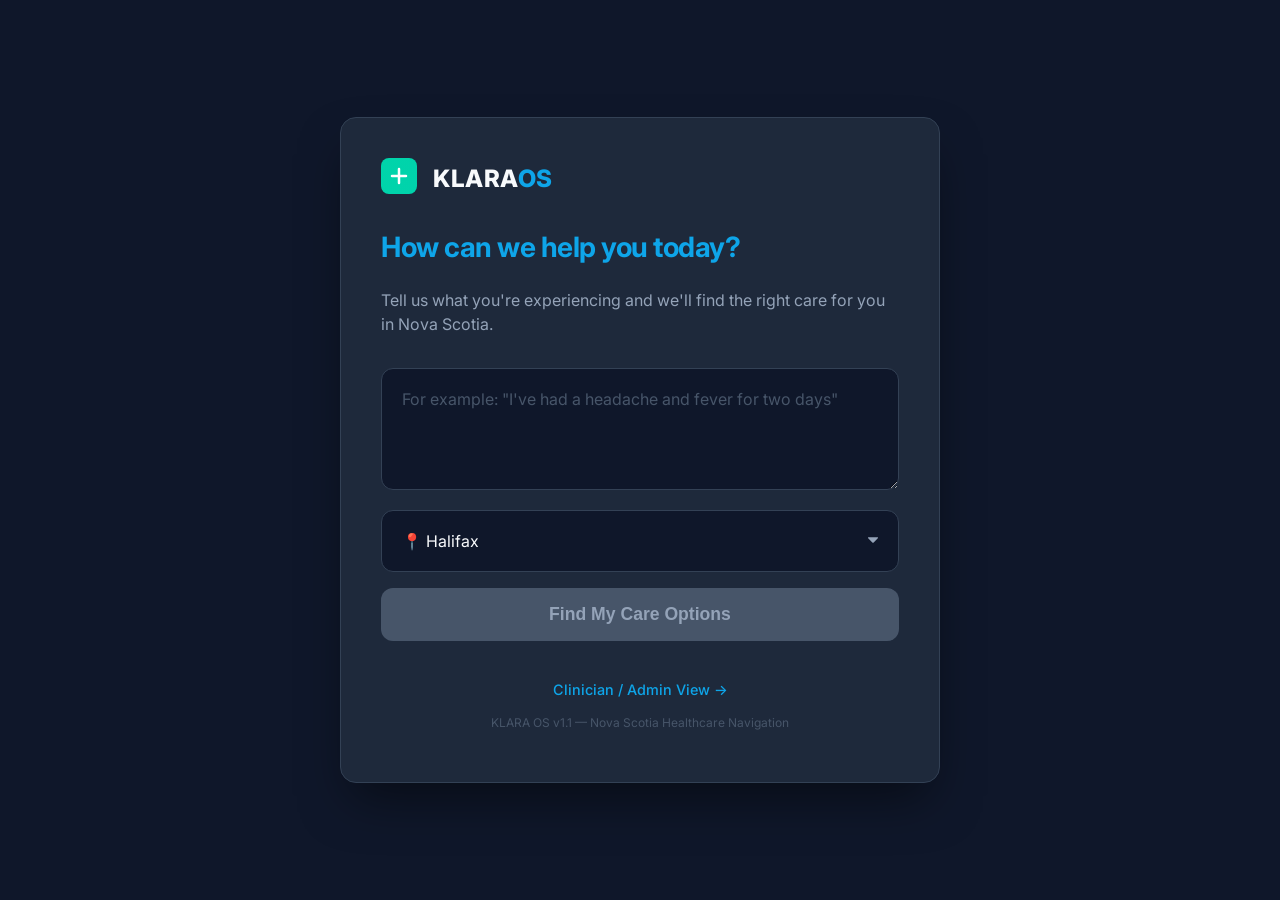
<file: static/index.html>
<!DOCTYPE html>
<html lang="en">

<head>
    <meta charset="UTF-8">
    <meta name="viewport" content="width=device-width, initial-scale=1.0">
    <title>KLARA OS — How Can We Help You Today?</title>
    <meta name="description"
        content="KLARA OS: Tell us your symptoms and we'll help you find the right care in Nova Scotia.">
    <link rel="preconnect" href="https://fonts.googleapis.com">
    <link rel="preconnect" href="https://fonts.gstatic.com" crossorigin>
    <link href="https://fonts.googleapis.com/css2?family=Inter:wght@300;400;500;600;700;800&display=swap"
        rel="stylesheet">
    <link rel="stylesheet" href="/static/user.css">
</head>

<body>

    <!-- Background -->
    <div class="bg-glow" aria-hidden="true"></div>

    <div class="app-shell">

        <!-- ─── Header ─── -->
        <header id="user-header" class="animate-up delay-0">
            <div class="logo-row">
                <div class="logo-mark">
                    <svg viewBox="0 0 36 36" fill="none">
                        <rect rx="8" width="36" height="36" fill="url(#lg)" />
                        <path d="M11 18h14M18 11v14" stroke="#fff" stroke-width="2.5" stroke-linecap="round" />
                        <defs>
                            <linearGradient id="lg" x1="0" y1="0" x2="36" y2="36">
                                <stop stop-color="#00d4aa" />
                                <stop offset="1" stop-color="#0ea5e9" />
                            </linearGradient>
                        </defs>
                    </svg>
                </div>
                <span class="logo-word">KLARA<span class="logo-accent">OS</span></span>
            </div>
        </header>

        <!-- ─── Main card ─── -->
        <main id="user-main">

            <!-- Welcome state -->
            <div id="welcome-view" class="view-container">
                <h2 class="welcome-heading animate-up delay-1">How can we help you today?</h2>
                <p class="welcome-sub animate-up delay-2">Tell us what you're experiencing and we'll find the right care for you in Nova
                    Scotia.</p>

                <form id="user-form" autocomplete="off">
                    <div class="input-wrap animate-up delay-3">
                        <textarea id="user-input" rows="4"
                            placeholder="For example: &quot;I've had a headache and fever for two days&quot;"></textarea>
                    </div>

                    <div class="input-wrap animate-up delay-4">
                        <select id="region-value" required>
                            <option value="Halifax">📍 Halifax</option>
                            <option value="Cape Breton">📍 Cape Breton</option>
                            <option value="South Shore">📍 South Shore</option>
                            <option value="Annapolis Valley">📍 Annapolis Valley</option>
                            <option value="Truro / Colchester">📍 Truro / Colchester</option>
                            <option value="Northern (Rural)">📍 Northern (Rural)</option>
                        </select>
                    </div>

                    <button type="submit" id="user-submit" class="btn-go animate-up delay-5" disabled>
                        <span class="btn-go-label">Find My Care Options</span>
                        <span class="btn-go-loader" hidden>
                            <span class="spinner"></span> Checking…
                        </span>
                    </button>
                </form>
            </div>

            <!-- Results state (hidden initially) -->
            <div id="results-view" class="view-container view-hidden">

                <button type="button" id="back-btn" class="btn-back animate-up delay-0">← Start Over</button>

                <div class="result-hero animate-up delay-1" id="result-hero">
                    <div class="result-emoji" id="result-emoji">🏥</div>
                    <h2 class="result-heading" id="result-heading">We recommend…</h2>
                    <p class="result-pathway" id="result-pathway"></p>
                </div>

                <div class="result-reason animate-up delay-2" id="result-reason"></div>

                <div class="result-options animate-up delay-3" id="result-options">
                    <h3>Your Options</h3>
                    <ul id="options-list"></ul>
                </div>

                <!-- Emergency banner (hidden unless needed) -->
                <div class="emergency-banner animate-up delay-4" id="emergency-banner" hidden>
                    <span class="emergency-icon">🚨</span>
                    <span id="emergency-text"></span>
                </div>

                <div class="result-summary animate-up delay-4" id="result-summary">
                    <h3>What We Found</h3>
                    <div id="summary-body"></div>
                </div>

                <p class="disclaimer animate-up delay-5">This is a navigation aid, not a medical diagnosis. If you feel your condition is
                    life-threatening, please call <strong>911</strong> immediately.</p>
            </div>

        </main>

        <!-- ─── Footer ─── -->
        <footer id="user-footer">
            <a href="/admin" class="admin-link">Clinician / Admin View →</a>
            <p>KLARA OS v1.1 — Nova Scotia Healthcare Navigation</p>
        </footer>
    </div>

    <script src="/static/user.js"></script>
</body>

</html>
</file>
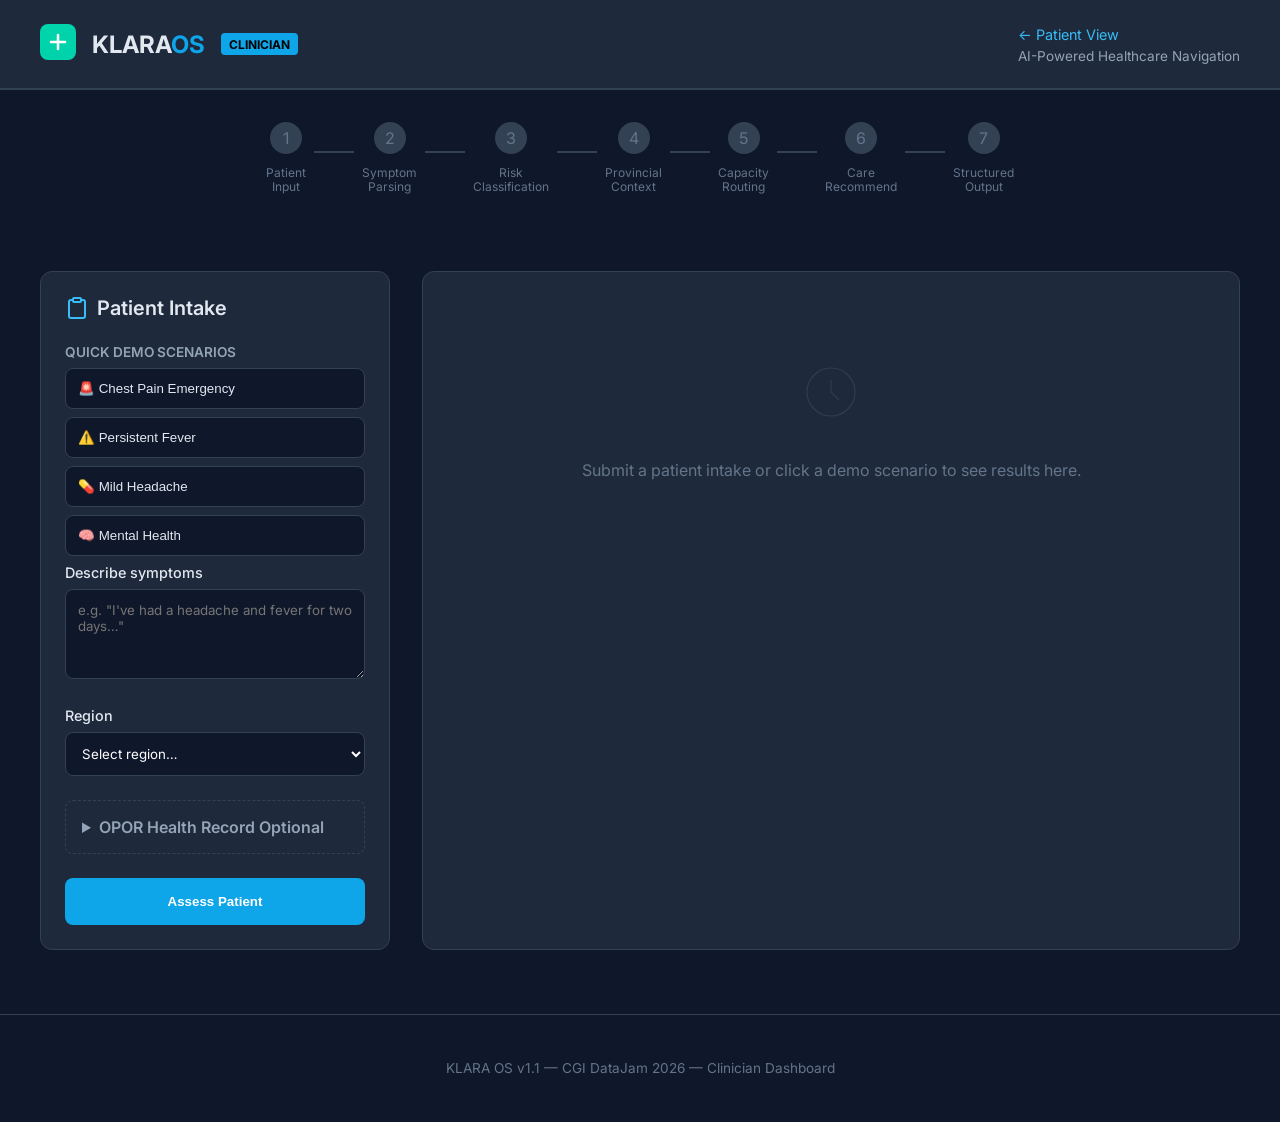
<file: static/admin.html>
<!DOCTYPE html>
<html lang="en">

<head>
    <meta charset="UTF-8">
    <meta name="viewport" content="width=device-width, initial-scale=1.0">
    <title>KLARA OS — Clinician Dashboard</title>
    <meta name="description" content="KLARA OS: Clinician/admin dashboard with full pipeline visibility.">
    <link rel="preconnect" href="https://fonts.googleapis.com">
    <link rel="preconnect" href="https://fonts.gstatic.com" crossorigin>
    <link href="https://fonts.googleapis.com/css2?family=Inter:wght@300;400;500;600;700;800;900&display=swap"
        rel="stylesheet">
    <link rel="stylesheet" href="/static/admin.css">
</head>

<body>

    <!-- ═══════════ Background animated blobs ═══════════ -->
    <div class="bg-blobs" aria-hidden="true">
        <div class="blob blob-1"></div>
        <div class="blob blob-2"></div>
        <div class="blob blob-3"></div>
    </div>

    <!-- ═══════════ HEADER ═══════════ -->
    <header id="app-header">
        <div class="header-inner">
            <div class="header-left">
                <div class="logo-group">
                    <div class="logo-icon">
                        <svg viewBox="0 0 36 36" fill="none" xmlns="http://www.w3.org/2000/svg">
                            <rect rx="8" width="36" height="36" fill="url(#logo-grad)" />
                            <path d="M11 18h14M18 11v14" stroke="#fff" stroke-width="2.5" stroke-linecap="round" />
                            <defs>
                                <linearGradient id="logo-grad" x1="0" y1="0" x2="36" y2="36">
                                    <stop stop-color="#00d4aa" />
                                    <stop offset="1" stop-color="#0ea5e9" />
                                </linearGradient>
                            </defs>
                        </svg>
                    </div>
                    <h1 class="logo-text">KLARA<span class="logo-accent">OS</span></h1>
                    <span class="view-badge">CLINICIAN</span>
                </div>
            </div>
            <div class="header-right">
                <a href="/" class="patient-link">← Patient View</a>
                <p class="tagline">AI-Powered Healthcare Navigation</p>
            </div>
        </div>
    </header>

    <!-- ═══════════ PIPELINE VISUALIZATION ═══════════ -->
    <section id="pipeline" aria-label="Processing Pipeline">
        <div class="pipeline-track">
            <div class="pipeline-stage" data-stage="1">
                <div class="stage-dot"><span>1</span></div>
                <p class="stage-label">Patient<br>Input</p>
            </div>
            <div class="stage-connector"></div>
            <div class="pipeline-stage" data-stage="2">
                <div class="stage-dot"><span>2</span></div>
                <p class="stage-label">Symptom<br>Parsing</p>
            </div>
            <div class="stage-connector"></div>
            <div class="pipeline-stage" data-stage="3">
                <div class="stage-dot"><span>3</span></div>
                <p class="stage-label">Risk<br>Classification</p>
            </div>
            <div class="stage-connector"></div>
            <div class="pipeline-stage" data-stage="4">
                <div class="stage-dot"><span>4</span></div>
                <p class="stage-label">Provincial<br>Context</p>
            </div>
            <div class="stage-connector"></div>
            <div class="pipeline-stage" data-stage="5">
                <div class="stage-dot"><span>5</span></div>
                <p class="stage-label">Capacity<br>Routing</p>
            </div>
            <div class="stage-connector"></div>
            <div class="pipeline-stage" data-stage="6">
                <div class="stage-dot"><span>6</span></div>
                <p class="stage-label">Care<br>Recommend</p>
            </div>
            <div class="stage-connector"></div>
            <div class="pipeline-stage" data-stage="7">
                <div class="stage-dot"><span>7</span></div>
                <p class="stage-label">Structured<br>Output</p>
            </div>
        </div>
    </section>

    <!-- ═══════════ MAIN CONTENT ═══════════ -->
    <main id="app-main">

        <!-- ─── LEFT: Intake Form ─── -->
        <section class="panel intake-panel" id="intake-panel">
            <h2 class="panel-title">
                <svg class="panel-icon" viewBox="0 0 24 24" fill="none" stroke="currentColor" stroke-width="2"
                    stroke-linecap="round">
                    <path d="M16 4h2a2 2 0 0 1 2 2v14a2 2 0 0 1-2 2H6a2 2 0 0 1-2-2V6a2 2 0 0 1 2-2h2" />
                    <rect x="8" y="2" width="8" height="4" rx="1" />
                </svg>
                Patient Intake
            </h2>

            <div class="demo-scenarios">
                <p class="demo-label">Quick Demo Scenarios</p>
                <div class="demo-buttons">
                    <button type="button" class="demo-btn demo-emergency"
                        data-text="I've been having severe chest pain and difficulty breathing for about an hour now. The pain is radiating to my left arm."
                        data-region="Halifax">
                        🚨 Chest Pain Emergency
                    </button>
                    <button type="button" class="demo-btn demo-moderate"
                        data-text="I've had a persistent fever of 39°C for two days, with body aches and a bad cough. I can't keep any food down."
                        data-region="Cape Breton">
                        ⚠️ Persistent Fever
                    </button>
                    <button type="button" class="demo-btn demo-low"
                        data-text="I've had a mild headache on and off for a couple of days. Over-the-counter painkillers help a bit."
                        data-region="Annapolis Valley">
                        💊 Mild Headache
                    </button>
                    <button type="button" class="demo-btn demo-mental"
                        data-text="I've been feeling very anxious and overwhelmed for the past few weeks. I'm having trouble sleeping and feel hopeless most days."
                        data-region="Halifax">
                        🧠 Mental Health
                    </button>
                </div>
            </div>

            <form id="intake-form" autocomplete="off">
                <div class="form-group">
                    <label for="symptom-input">Describe symptoms</label>
                    <textarea id="symptom-input" rows="4"
                        placeholder="e.g. &quot;I've had a headache and fever for two days…&quot;" required></textarea>
                </div>

                <div class="form-group">
                    <label for="region-select">Region</label>
                    <select id="region-select" required>
                        <option value="" disabled selected>Select region…</option>
                        <option value="Halifax">Halifax</option>
                        <option value="Cape Breton">Cape Breton</option>
                        <option value="South Shore">South Shore</option>
                        <option value="Annapolis Valley">Annapolis Valley</option>
                        <option value="Truro / Colchester">Truro / Colchester</option>
                        <option value="Northern (Rural)">Northern (Rural)</option>
                    </select>
                </div>

                <!-- Optional OPOR toggle -->
                <details class="opor-toggle">
                    <summary>OPOR Health Record <span class="badge">Optional</span></summary>
                    <div class="opor-fields">
                        <div class="form-group">
                            <label for="opor-conditions">Active conditions</label>
                            <input type="text" id="opor-conditions" placeholder="e.g. Diabetes, Hypertension">
                        </div>
                        <div class="form-group">
                            <label for="opor-meds">Current medications</label>
                            <input type="text" id="opor-meds" placeholder="e.g. Metformin, Lisinopril">
                        </div>
                        <div class="form-group">
                            <label for="opor-ed-visits">Prior ED visits (12 months)</label>
                            <input type="number" id="opor-ed-visits" min="0" value="0">
                        </div>
                    </div>
                </details>

                <button type="submit" id="submit-btn" class="btn-submit">
                    <span class="btn-label">Assess Patient</span>
                    <span class="btn-loader" hidden>
                        <span class="spinner"></span> Processing…
                    </span>
                </button>
            </form>
        </section>

        <!-- ─── RIGHT: Results Dashboard ─── -->
        <section class="panel results-panel" id="results-panel">
            <!-- placeholder shown before first submission -->
            <div class="results-placeholder" id="results-placeholder">
                <svg viewBox="0 0 80 80" fill="none" stroke="currentColor" stroke-width="1.5" opacity=".25">
                    <circle cx="40" cy="40" r="30" />
                    <path d="M40 25v15l10 10" />
                </svg>
                <p>Submit a patient intake or click a demo scenario to see results here.</p>
            </div>

            <!-- actual results (hidden until first response) -->
            <div class="results-content" id="results-content" hidden>

                <!-- Risk banner -->
                <div class="risk-banner" id="risk-banner">
                    <div class="risk-banner-inner">
                        <div class="risk-badge" id="risk-badge">LOW</div>
                        <div class="risk-info">
                            <p class="risk-title">Risk Assessment</p>
                            <p class="risk-subtitle" id="risk-subtitle">Score: --</p>
                        </div>
                    </div>
                    <div class="risk-bar-wrap">
                        <div class="risk-bar" id="risk-bar"></div>
                    </div>
                </div>

                <!-- Cards grid -->
                <div class="cards-grid">
                    <div class="result-card card-patient" id="card-patient">
                        <h3><span class="card-icon">📝</span> Patient Input</h3>
                        <div class="card-body" id="card-patient-body"></div>
                    </div>
                    <div class="result-card card-routing" id="card-routing">
                        <h3><span class="card-icon">🧭</span> Routing Recommendation</h3>
                        <div class="card-body" id="card-routing-body"></div>
                    </div>
                    <div class="result-card card-context" id="card-context">
                        <h3><span class="card-icon">🏥</span> Provincial Context</h3>
                        <div class="card-body" id="card-context-body"></div>
                    </div>
                    <div class="result-card card-summary" id="card-summary">
                        <h3><span class="card-icon">📋</span> Clinician Summary</h3>
                        <div class="card-body" id="card-summary-body"></div>
                    </div>
                    <div class="result-card card-flags" id="card-flags" hidden>
                        <h3><span class="card-icon">🚨</span> Emergency Flags</h3>
                        <div class="card-body" id="card-flags-body"></div>
                    </div>
                    <div class="result-card card-governance" id="card-governance">
                        <h3><span class="card-icon">🔒</span> Governance &amp; Audit</h3>
                        <div class="card-body" id="card-governance-body"></div>
                    </div>
                </div>

                <p class="session-id" id="session-id"></p>
            </div>
        </section>
    </main>

    <footer id="app-footer">
        <p>KLARA OS v1.1 &mdash; CGI DataJam 2026 &mdash; Clinician Dashboard</p>
    </footer>

    <script src="/static/admin.js"></script>
</body>

</html>
</file>
<file: static/user.css>
@import url('https://fonts.googleapis.com/css2?family=Inter:wght@300;400;500;600;700;800&display=swap');

body {
    font-family: 'Inter', sans-serif;
    margin: 0;
    padding: 0;
    background-color: #0f172a; /* Sleek dark mode background matching admin */
    color: #e2e8f0;            /* Text color matching admin */
    display: flex;
    justify-content: center;
    align-items: center;
    min-height: 100vh;
    position: relative;
    overflow-x: hidden;
}

/* Ensure hidden attributes are genuinely hidden, overriding display properties */
[hidden] {
    display: none !important;
}

/* Subtle background glow effect for premium feel */
.bg-glow {
    position: absolute;
    width: 600px;
    height: 600px;
    background: radial-gradient(circle, rgba(14, 165, 233, 0.15) 0%, rgba(15, 23, 42, 0) 70%);
    top: 50%;
    left: 50%;
    transform: translate(-50%, -50%);
    z-index: 0;
    pointer-events: none;
}

.app-shell {
    position: relative;
    z-index: 1;
    width: 100%;
    max-width: 600px;
    padding: 2.5rem;
    box-sizing: border-box;
    background: #1e293b;       /* Surface matching admin panel */
    border: 1px solid #334155; /* Subtle border matching admin */
    box-shadow: 0 25px 50px -12px rgba(0, 0, 0, 0.5); /* Stronger shadow for depth */
    border-radius: 16px;       /* Softer rounded corners */
    backdrop-filter: blur(10px);
}

.logo-row {
    display: flex;
    align-items: center;
    gap: 1rem;
    margin-bottom: 2rem;
}

.logo-mark svg {
    width: 36px;
    height: 36px;
}

.logo-word {
    font-size: 1.5rem;
    font-weight: 800;
    color: #f8fafc;
    letter-spacing: 0.5px;
}

.logo-accent {
    color: #0ea5e9;
}

.welcome-heading {
    margin-top: 0;
    font-size: 1.75rem;
    color: #0ea5e9;
    font-weight: 700;
    letter-spacing: -0.5px;
}

.welcome-sub {
    color: #94a3b8;
    line-height: 1.5;
    margin-bottom: 2rem;
}

.input-wrap textarea,
.input-wrap select {
    width: 100%;
    background: #0f172a;        /* Input background matches body */
    border: 1px solid #334155;
    color: #f8fafc;
    border-radius: 12px;
    padding: 1.25rem;
    font-size: 1rem;
    margin-bottom: 1rem;
    box-sizing: border-box;
    font-family: inherit;
    transition: all 0.3s ease;
}

.input-wrap textarea {
    resize: vertical;
}

.input-wrap select {
    appearance: none;
    -webkit-appearance: none;
    -moz-appearance: none;
    background-image: url("data:image/svg+xml;charset=US-ASCII,%3Csvg%20xmlns%3D%22http%3A%2F%2Fwww.w3.org%2F2000%2Fsvg%22%20width%3D%22292.4%22%20height%3D%22292.4%22%3E%3Cpath%20fill%3D%22%2394a3b8%22%20d%3D%22M287%2069.4a17.6%2017.6%200%200%200-13-5.4H18.4c-5%200-9.3%201.8-12.9%205.4A17.6%2017.6%200%200%200%200%2082.2c0%205%201.8%209.3%205.4%2012.9l128%20127.9c3.6%203.6%207.8%205.4%2012.8%205.4s9.2-1.8%2012.8-5.4L287%2095c3.5-3.5%205.4-7.8%205.4-12.8%200-5-1.9-9.2-5.5-12.8z%22%2F%3E%3C%2Fsvg%3E");
    background-repeat: no-repeat;
    background-position: right 1.25rem top 50%;
    background-size: 0.65rem auto;
    cursor: pointer;
}

.input-wrap select:focus,
.input-wrap textarea:focus {
    outline: none;
    border-color: #0ea5e9;
    box-shadow: 0 0 0 3px rgba(14, 165, 233, 0.2);
}

.input-wrap textarea::placeholder {
    color: #475569;
}

.btn-go {
    background: linear-gradient(135deg, #0ea5e9 0%, #0284c7 100%);
    color: white;
    padding: 1rem 2rem;
    border: none;
    border-radius: 12px;
    font-size: 1.1rem;
    font-weight: 600;
    cursor: pointer;
    width: 100%;
    transition: all 0.2s ease;
    box-shadow: 0 4px 6px -1px rgba(14, 165, 233, 0.2);
}

.btn-go:hover:not(:disabled) {
    transform: translateY(-2px);
    box-shadow: 0 10px 15px -3px rgba(14, 165, 233, 0.3);
}

.btn-go:active:not(:disabled) {
    transform: translateY(0);
}

.btn-go:disabled {
    background: #475569;
    color: #94a3b8;
    box-shadow: none;
    cursor: not-allowed;
}

.region-indicator {
    margin-bottom: 1.5rem;
    font-size: 0.95rem;
    color: #94a3b8;
    display: flex;
    align-items: center;
    gap: 0.5rem;
}

.btn-back {
    background: none;
    border: none;
    color: #94a3b8;
    cursor: pointer;
    font-size: 1rem;
    font-weight: 500;
    margin-bottom: 1.5rem;
    padding: 0;
    display: inline-flex;
    align-items: center;
    transition: color 0.2s ease;
}

.btn-back:hover {
    color: #e2e8f0;
}

.result-hero {
    background: #0f172a;
    border: 1px solid #334155;
    padding: 2.5rem 2rem;
    border-radius: 16px;
    text-align: center;
    margin-bottom: 2rem;
}

.result-emoji { 
    font-size: 3.5rem; 
    margin-bottom: 1rem;
    animation: bounceIn 0.5s cubic-bezier(0.175, 0.885, 0.32, 1.275) both;
}

.result-heading { 
    color: #94a3b8; 
    font-size: 1.1rem;
    font-weight: 500;
    margin: 0 0 0.5rem 0;
}

.result-pathway { 
    font-size: 1.75rem; 
    font-weight: 700; 
    color: #0ea5e9;
    margin: 0;
}

.result-reason {
    color: #cbd5e1;
    line-height: 1.6;
    margin-bottom: 2rem;
    text-align: center;
}

.result-options {
    margin-bottom: 2rem;
}

.result-options h3 {
    font-size: 1.1rem;
    color: #f8fafc;
    margin-bottom: 1rem;
}

.result-options ul {
    list-style: none;
    padding: 0;
    margin: 0;
    display: flex;
    flex-direction: column;
    gap: 0.5rem;
}

.result-options li {
    background: #0f172a;
    border: 1px solid #334155;
    padding: 1rem;
    border-radius: 8px;
    display: flex;
    align-items: center;
}

.result-options li::before {
    content: '→';
    color: #0ea5e9;
    font-weight: bold;
    margin-right: 0.75rem;
}

.result-summary {
    background: #0f172a;
    border: 1px solid #334155;
    border-radius: 12px;
    padding: 1.5rem;
    margin-bottom: 2rem;
}

.result-summary h3 {
    font-size: 1rem;
    color: #94a3b8;
    text-transform: uppercase;
    letter-spacing: 0.5px;
    margin: 0 0 1rem 0;
}

.result-summary p {
    margin: 0.5rem 0;
    color: #e2e8f0;
}

.result-summary strong {
    color: #94a3b8;
    margin-right: 0.25rem;
}

.emergency-banner {
    background: rgba(239, 68, 68, 0.1);
    border: 1px solid rgba(239, 68, 68, 0.3);
    color: #fca5a5;
    padding: 1.25rem;
    border-radius: 12px;
    margin: 1.5rem 0;
    font-weight: 500;
    display: flex;
    align-items: center;
    gap: 1rem;
}

.emergency-icon {
    font-size: 1.5rem;
}

.disclaimer {
    font-size: 0.85rem;
    color: #64748b;
    text-align: center;
    line-height: 1.5;
    margin-top: 2rem;
    margin-bottom: 0;
}

.admin-link {
    display: inline-block;
    margin-top: 2.5rem;
    text-align: center;
    color: #0ea5e9;
    text-decoration: none;
    font-size: 0.9rem;
    font-weight: 500;
    transition: color 0.2s ease;
    width: 100%;
}

.admin-link:hover {
    color: #38bdf8;
    text-decoration: underline;
}

#user-footer p {
    margin-top: 1rem;
    text-align: center;
    font-size: 0.75rem;
    color: #475569;
}

/* ==========================================================================
   ANIMATIONS & TRANSITIONS (Palantir/Apple Inspired)
   ========================================================================== */

/* Base fade-up animation applied to elements as they enter the DOM */
@keyframes fadeUp {
    0% {
        opacity: 0;
        transform: translateY(20px);
    }
    100% {
        opacity: 1;
        transform: translateY(0);
    }
}

/* Base fade-out animation applied to elements leaving the DOM */
@keyframes fadeOut {
    0% {
        opacity: 1;
        transform: translateY(0);
    }
    100% {
        opacity: 0;
        transform: translateY(-10px);
    }
}

.animate-up {
    /* Set initial state so elements don't flash before animation starts */
    opacity: 0; 
    animation: fadeUp 0.8s cubic-bezier(0.16, 1, 0.3, 1) forwards;
}

/* Staggered Delay Utility Classes */
.delay-0 { animation-delay: 0ms; }
.delay-1 { animation-delay: 100ms; }
.delay-2 { animation-delay: 200ms; }
.delay-3 { animation-delay: 300ms; }
.delay-4 { animation-delay: 400ms; }
.delay-5 { animation-delay: 500ms; }

/* View Transition States */
.view-container {
    transition: opacity 0.4s ease;
}

.view-hidden {
    display: none !important;
}

.view-fade-out {
    animation: fadeOut 0.4s cubic-bezier(0.16, 1, 0.3, 1) forwards !important;
}

@keyframes bounceIn {
    0% { transform: scale(0.5); opacity: 0; }
    50% { transform: scale(1.1); opacity: 1; }
    100% { transform: scale(1); opacity: 1; }
}

/* Spinner Animation */
.spinner {
    display: inline-block;
    width: 16px;
    height: 16px;
    border: 2px solid rgba(255,255,255,0.3);
    border-radius: 50%;
    border-top-color: #fff;
    animation: spin 1s ease-in-out infinite;
    margin-right: 8px;
    vertical-align: middle;
}

@keyframes spin {
    to { transform: rotate(360deg); }
}
</file>
<file: static/admin.css>
body {
    font-family: 'Inter', sans-serif;
    margin: 0;
    background: #0f172a;
    color: #e2e8f0;
}
#app-header {
    background: #1e293b;
    padding: 1.5rem;
    border-bottom: 2px solid #334155;
    display: flex;
    justify-content: space-between;
    align-items: center;
}
.header-inner {
    max-width: 1200px; margin: 0 auto; width: 100%; display: flex; justify-content: space-between;
}
.logo-group {
    display: flex; align-items: center; gap: 1rem;
}
.logo-icon svg { width: 36px; height: 36px; }
.logo-text { font-size: 1.5rem; margin: 0; }
.logo-accent { color: #0ea5e9; }
.view-badge { background: #0ea5e9; color: black; font-size: 0.75rem; padding: 0.2rem 0.5rem; border-radius: 4px; font-weight: bold; }
.patient-link { color: #38bdf8; text-decoration: none; font-size: 0.9rem; }
.tagline { margin: 0; margin-top: 0.25rem; font-size: 0.85rem; color: #94a3b8; }
#pipeline {
    padding: 2rem; background: #0f172a; display: flex; justify-content: center;
}
.pipeline-track { display: flex; align-items: center; gap: 0.5rem; }
.pipeline-stage { text-align: center; color: #64748b; }
.pipeline-stage.active { color: #38bdf8; font-weight: bold; }
.stage-dot {
    width: 32px; height: 32px; border-radius: 50%; background: #334155; display: flex; align-items: center; justify-content: center; margin: 0 auto 0.5rem;
}
.pipeline-stage.active .stage-dot { background: #0ea5e9; color: white; }
.stage-label { font-size: 0.75rem; line-height: 1.2; }
.stage-connector { width: 40px; height: 2px; background: #334155; margin-bottom: 1.5rem; }
.stage-connector.filled { background: #38bdf8; }

#app-main {
    max-width: 1200px;
    margin: 0 auto;
    padding: 2rem;
    display: grid;
    grid-template-columns: 350px 1fr;
    gap: 2rem;
}
.panel {
    background: #1e293b;
    border-radius: 12px;
    padding: 1.5rem;
    border: 1px solid #334155;
}
.panel-title { font-size: 1.25rem; font-weight: 600; margin-top: 0; display: flex; align-items: center; gap: 0.5rem; margin-bottom: 1.5rem; }
.panel-icon { width: 24px; height: 24px; color: #38bdf8; }

.demo-btn {
    display: block; width: 100%; border: 1px solid #334155; background: #0f172a; color: #e2e8f0; padding: 0.75rem; border-radius: 8px; margin-bottom: 0.5rem; cursor: pointer; text-align: left;
}
.demo-btn:hover { border-color: #38bdf8; }
.demo-label { font-size: 0.85rem; color: #94a3b8; margin-bottom: 0.5rem; text-transform: uppercase; font-weight: 600; }

.form-group { margin-bottom: 1.5rem; }
.form-group label { display: block; margin-bottom: 0.5rem; font-size: 0.9rem; font-weight: 500;}
.form-group textarea, .form-group select, .form-group input {
    width: 100%; box-sizing: border-box; padding: 0.75rem; background: #0f172a; border: 1px solid #334155; color: white; border-radius: 8px; font-family: inherit;
}
.btn-submit { background: #0ea5e9; color: white; padding: 1rem; border: none; border-radius: 8px; width: 100%; font-weight: bold; cursor: pointer; }
.btn-submit:disabled { background: #475569; cursor: not-allowed; }

.opor-toggle { margin-bottom: 1.5rem; padding: 1rem; border: 1px dashed #334155; border-radius: 8px; }
.opor-toggle summary { cursor: pointer; color: #94a3b8; font-weight: 600; }

.results-placeholder { text-align: center; color: #64748b; padding: 4rem; }
.results-placeholder svg { width: 64px; height: 64px; margin-bottom: 1rem; }

.risk-banner {
    background: #1e293b; border: 1px solid #334155; padding: 1rem; border-radius: 8px; margin-bottom: 1.5rem; display: flex; align-items: center; gap: 1rem;
}
.risk-badge { background: #b91c1c; color: white; font-weight: bold; padding: 0.5rem 1rem; border-radius: 4px; }
.risk-banner[data-level="low"] .risk-badge { background: #15803d; }
.risk-banner[data-level="moderate"] .risk-badge { background: #b45309; }
.risk-bar-wrap { flex: 1; height: 8px; background: #0f172a; border-radius: 4px; overflow: hidden; }
.risk-bar { height: 100%; background: #ef4444; width: 0; transition: width 0.5s; }
.risk-banner[data-level="low"] .risk-bar { background: #22c55e; }
.risk-banner[data-level="moderate"] .risk-bar { background: #f59e0b; }

.cards-grid { display: grid; grid-template-columns: 1fr 1fr; gap: 1rem; }
.result-card { background: #0f172a; border: 1px solid #334155; border-radius: 8px; padding: 1rem; margin-bottom: 1rem; }
.result-card h3 { font-size: 0.95rem; margin: 0 0 1rem 0; color: #94a3b8; display: flex; align-items: center; gap: 0.5rem; }
.card-body p { margin: 0.25rem 0; font-size: 0.9rem; line-height: 1.4; }
.card-icon { font-size: 1.1rem; }

.option-tag { display: inline-block; background: #1e293b; border: 1px solid #334155; padding: 2px 6px; border-radius: 4px; margin-right: 4px; font-size: 0.8rem; }
.pathway-pill { display: inline-block; background: #0ea5e9; color: white; padding: 4px 12px; border-radius: 999px; font-weight: 600; font-size: 0.9rem; }
.pathway-pill.emergency { background: #ef4444; }
.pathway-pill.mental { background: #8b5cf6; }

.cap-grid { display: grid; grid-template-columns: 1fr 1fr; gap: 0.5rem; }
.cap-item { background: #1e293b; padding: 0.5rem; border-radius: 4px; display: flex; justify-content: space-between; font-size: 0.85rem; }
.cap-label { color: #94a3b8; }
.cap-value { font-weight: 600; }

.audit-list { margin: 0; padding-left: 1.2rem; font-size: 0.8rem; color: #cbd5e1; }
.session-id { margin-top: 2rem; text-align: center; color: #475569; font-family: monospace; font-size: 0.85rem; }

#app-footer { text-align: center; padding: 2rem; color: #64748b; font-size: 0.85rem; border-top: 1px solid #334155; margin-top: 2rem; }
</file>
